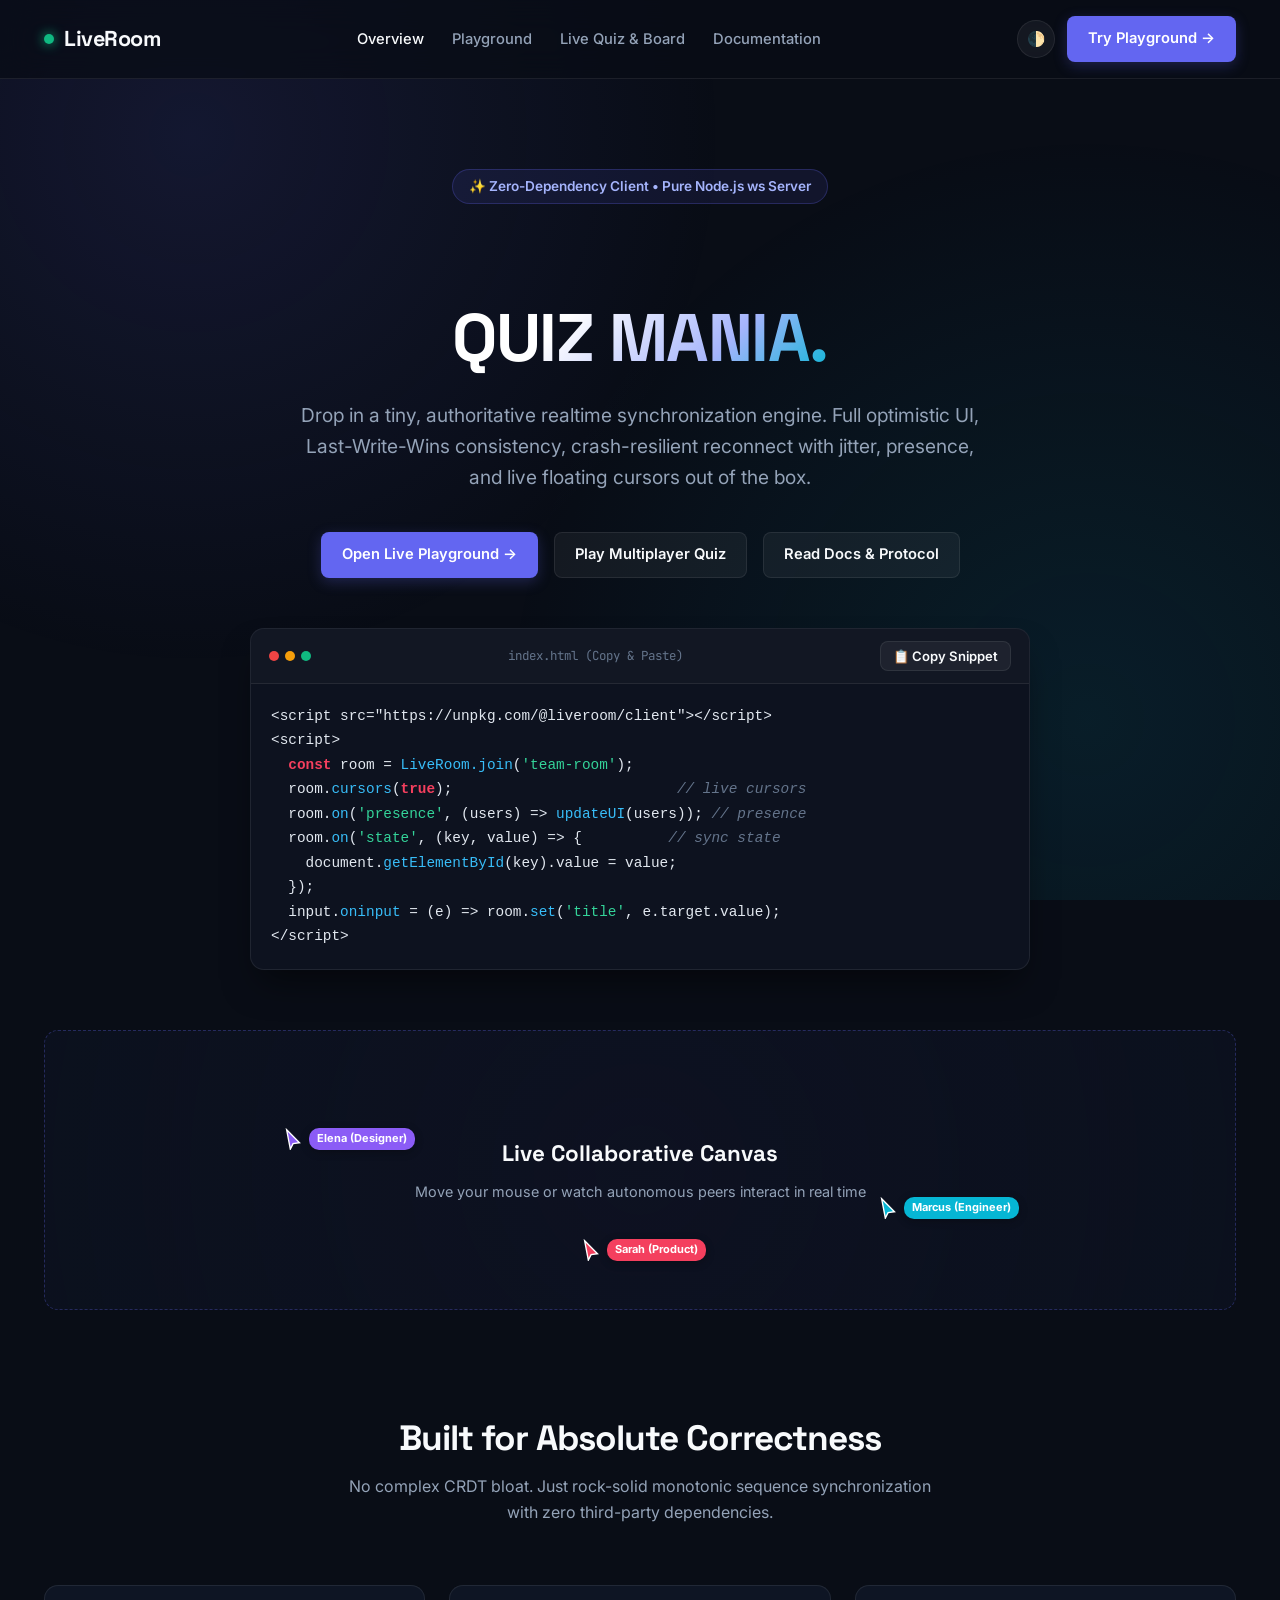
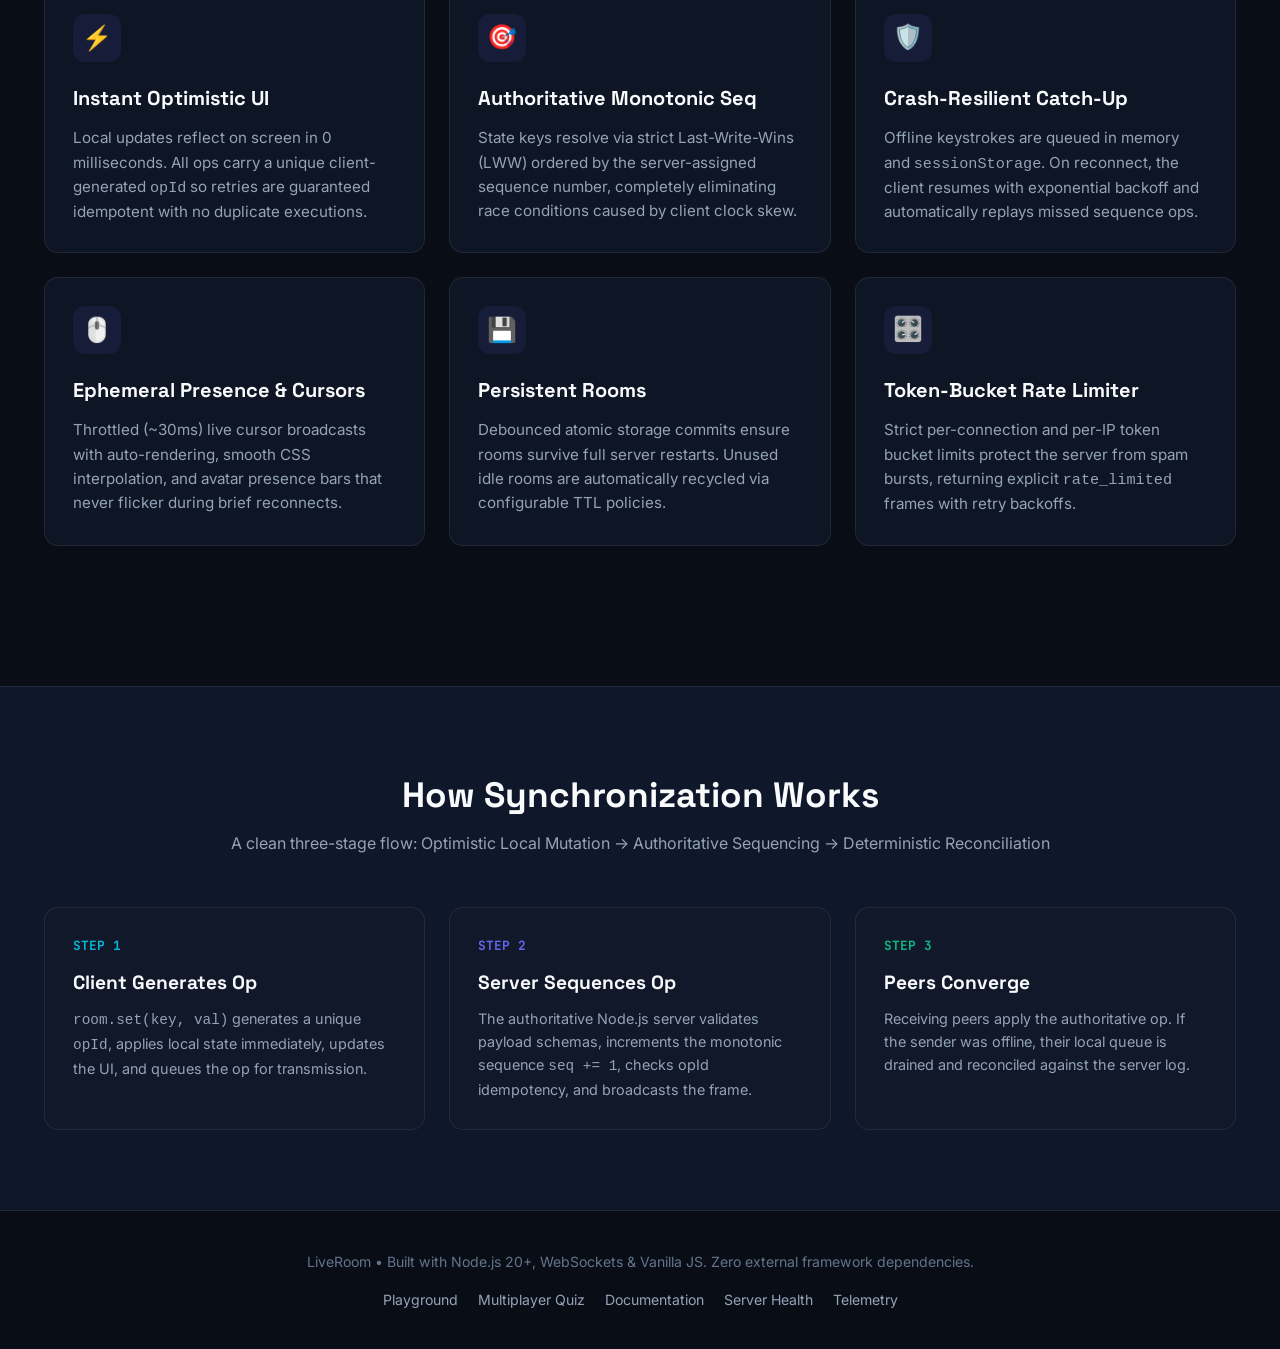
<file: index.html>
<!DOCTYPE html>
<html lang="en">
<head>
  <meta charset="UTF-8">
  <meta name="viewport" content="width=device-width, initial-scale=1.0">
  <title>LiveRoom - Realtime Multiplayer in ~10 Lines of Code</title>
  <link rel="preconnect" href="https://fonts.googleapis.com">
  <link rel="preconnect" href="https://fonts.gstatic.com" crossorigin>
  <link href="https://fonts.googleapis.com/css2?family=Inter:wght@400;500;600;700&family=JetBrains+Mono:wght@400;500;700&family=Space+Grotesk:wght@500;700;800&display=swap" rel="stylesheet">
  <link rel="icon" href="data:image/svg+xml,<svg xmlns='http://www.w3.org/2000/svg' viewBox='0 0 100 100'><text y='.9em' font-size='90'>⚡</text></svg>">

  <style>
    /* ==========================================================
       LiveRoom Modern Design System & Variables
       ========================================================== */
    :root {
      --bg-primary: #090d16;
      --bg-secondary: #0f172a;
      --bg-card: rgba(18, 26, 44, 0.7);
      --bg-card-hover: rgba(28, 38, 64, 0.8);
      --border-subtle: rgba(255, 255, 255, 0.08);
      --border-focus: rgba(99, 102, 241, 0.5);
      --text-main: #f8fafc;
      --text-muted: #94a3b8;
      --text-dim: #64748b;
      --accent: #6366f1;
      --accent-glow: rgba(99, 102, 241, 0.25);
      --accent-cyan: #06b6d4;
      --accent-emerald: #10b981;
      --accent-rose: #f43f5e;
      --accent-amber: #f59e0b;
      --font-display: 'Space Grotesk', -apple-system, sans-serif;
      --font-body: 'Inter', -apple-system, sans-serif;
      --font-mono: 'JetBrains Mono', monospace;
      --radius-sm: 8px;
      --radius-md: 14px;
      --radius-lg: 20px;
      --shadow-lg: 0 20px 35px -10px rgba(0, 0, 0, 0.5);
    }

    [data-theme="light"] {
      --bg-primary: #f8fafc;
      --bg-secondary: #f1f5f9;
      --bg-card: rgba(255, 255, 255, 0.9);
      --bg-card-hover: #ffffff;
      --border-subtle: rgba(0, 0, 0, 0.08);
      --border-focus: rgba(99, 102, 241, 0.6);
      --text-main: #0f172a;
      --text-muted: #475569;
      --text-dim: #94a3b8;
      --accent-glow: rgba(99, 102, 241, 0.15);
      --shadow-lg: 0 15px 30px -8px rgba(0, 0, 0, 0.1);
    }

    * {
      box-sizing: border-box;
      margin: 0;
      padding: 0;
    }

    body {
      background-color: var(--bg-primary);
      color: var(--text-main);
      font-family: var(--font-body);
      line-height: 1.6;
      min-height: 100vh;
      overflow-x: hidden;
      transition: background-color 0.3s ease, color 0.3s ease;
    }

    .bg-mesh {
      position: fixed;
      inset: 0;
      pointer-events: none;
      z-index: 0;
      background: 
        radial-gradient(circle at 15% 15%, rgba(99, 102, 241, 0.12) 0%, transparent 40%),
        radial-gradient(circle at 85% 80%, rgba(6, 182, 212, 0.1) 0%, transparent 45%);
    }

    .container {
      max-width: 1240px;
      margin: 0 auto;
      padding: 0 24px;
      position: relative;
      z-index: 1;
    }

    /* Navbar */
    .navbar {
      position: sticky;
      top: 0;
      z-index: 100;
      backdrop-filter: blur(16px);
      -webkit-backdrop-filter: blur(16px);
      background: rgba(9, 13, 22, 0.75);
      border-bottom: 1px solid var(--border-subtle);
      padding: 16px 0;
    }

    .nav-inner {
      display: flex;
      align-items: center;
      justify-content: space-between;
    }

    .brand {
      display: flex;
      align-items: center;
      gap: 10px;
      text-decoration: none;
      color: var(--text-main);
      font-family: var(--font-display);
      font-size: 1.35rem;
      font-weight: 800;
      letter-spacing: -0.5px;
    }

    .brand-dot {
      width: 10px;
      height: 10px;
      border-radius: 50%;
      background: var(--accent-emerald);
      box-shadow: 0 0 12px var(--accent-emerald);
      animation: pulse-dot 2s infinite ease-in-out;
    }

    @keyframes pulse-dot {
      0%, 100% { opacity: 1; transform: scale(1); }
      50% { opacity: 0.5; transform: scale(1.25); }
    }

    .nav-links {
      display: flex;
      align-items: center;
      gap: 28px;
      list-style: none;
    }

    .nav-links a {
      text-decoration: none;
      color: var(--text-muted);
      font-size: 0.92rem;
      font-weight: 500;
      transition: color 0.2s;
    }

    .nav-links a:hover, .nav-links a.active {
      color: var(--text-main);
    }

    .nav-actions {
      display: flex;
      align-items: center;
      gap: 12px;
    }

    /* Buttons */
    .btn {
      display: inline-flex;
      align-items: center;
      justify-content: center;
      gap: 8px;
      padding: 10px 20px;
      border-radius: var(--radius-sm);
      font-family: var(--font-body);
      font-size: 0.92rem;
      font-weight: 600;
      cursor: pointer;
      border: 1px solid transparent;
      transition: all 0.2s cubic-bezier(0.16, 1, 0.3, 1);
      text-decoration: none;
    }

    .btn-primary {
      background: var(--accent);
      color: #ffffff;
      box-shadow: 0 4px 14px var(--accent-glow);
    }

    .btn-primary:hover {
      background: #4f46e5;
      transform: translateY(-1px);
      box-shadow: 0 6px 20px var(--accent-glow);
    }

    .btn-secondary {
      background: rgba(255, 255, 255, 0.05);
      color: var(--text-main);
      border-color: var(--border-subtle);
    }

    .btn-secondary:hover {
      background: rgba(255, 255, 255, 0.1);
      border-color: rgba(255, 255, 255, 0.2);
    }

    .btn-sm {
      padding: 6px 12px;
      font-size: 0.82rem;
    }

    .btn-icon {
      width: 38px;
      height: 38px;
      padding: 0;
      border-radius: 50%;
      display: flex;
      align-items: center;
      justify-content: center;
    }

    /* Hero Section */
    .hero {
      padding: 90px 0 60px;
      text-align: center;
      position: relative;
    }

    .hero-tag {
      display: inline-flex;
      align-items: center;
      gap: 8px;
      padding: 6px 16px;
      border-radius: 999px;
      background: rgba(99, 102, 241, 0.1);
      border: 1px solid rgba(99, 102, 241, 0.25);
      color: #a5b4fc;
      font-size: 0.85rem;
      font-weight: 600;
      margin-bottom: 24px;
    }

    .hero-title {
      font-family: var(--font-display);
      font-size: clamp(2.5rem, 6vw, 4.2rem);
      font-weight: 800;
      line-height: 1.1;
      letter-spacing: -1.5px;
      margin-bottom: 24px;
    }

    .hero-gradient {
      background: linear-gradient(135deg, #ffffff 30%, #a5b4fc 70%, #06b6d4 100%);
      -webkit-background-clip: text;
      -webkit-text-fill-color: transparent;
    }

    .hero-subtitle {
      font-size: 1.2rem;
      color: var(--text-muted);
      max-width: 680px;
      margin: 0 auto 40px;
    }

    .hero-cta {
      display: flex;
      align-items: center;
      justify-content: center;
      gap: 16px;
      margin-bottom: 50px;
      flex-wrap: wrap;
    }

    /* Code Snippet Card */
    .code-card {
      background: #0d121f;
      border: 1px solid var(--border-subtle);
      border-radius: var(--radius-md);
      overflow: hidden;
      box-shadow: var(--shadow-lg);
      max-width: 780px;
      margin: 0 auto 60px;
      text-align: left;
    }

    .code-header {
      display: flex;
      align-items: center;
      justify-content: space-between;
      padding: 12px 18px;
      background: rgba(255, 255, 255, 0.02);
      border-bottom: 1px solid var(--border-subtle);
    }

    .code-dots {
      display: flex;
      gap: 6px;
    }

    .code-dot {
      width: 10px;
      height: 10px;
      border-radius: 50%;
    }
    .dot-red { background: #ef4444; }
    .dot-yellow { background: #f59e0b; }
    .dot-green { background: #10b981; }

    .code-title {
      font-family: var(--font-mono);
      font-size: 0.78rem;
      color: var(--text-dim);
    }

    .code-body {
      padding: 20px;
      font-family: var(--font-mono);
      font-size: 0.9rem;
      line-height: 1.7;
      overflow-x: auto;
      color: #e2e8f0;
    }

    .code-body pre {
      margin: 0;
    }

    .token-kw { color: #f43f5e; font-weight: 600; }
    .token-fn { color: #38bdf8; }
    .token-str { color: #34d399; }
    .token-cm { color: #64748b; font-style: italic; }

    /* Animated Floating Cursors Stage */
    .sim-stage {
      position: relative;
      width: 100%;
      height: 280px;
      background: radial-gradient(circle, rgba(99, 102, 241, 0.05) 0%, rgba(15, 23, 42, 0.4) 100%);
      border: 1px dashed rgba(99, 102, 241, 0.3);
      border-radius: var(--radius-md);
      margin-top: 30px;
      overflow: hidden;
      display: flex;
      align-items: center;
      justify-content: center;
    }

    .sim-cursor {
      position: absolute;
      pointer-events: none;
      display: flex;
      align-items: flex-start;
      transition: all 0.5s cubic-bezier(0.2, 0.8, 0.2, 1);
    }

    .sim-badge {
      color: #fff;
      font-size: 11px;
      font-weight: 700;
      padding: 2px 8px;
      border-radius: 10px;
      margin-left: 4px;
      box-shadow: 0 2px 8px rgba(0,0,0,0.3);
    }

    /* Feature Grid */
    .grid-3 {
      display: grid;
      grid-template-columns: repeat(auto-fit, minmax(320px, 1fr));
      gap: 24px;
      margin: 60px 0;
    }

    .card {
      background: var(--bg-card);
      border: 1px solid var(--border-subtle);
      border-radius: var(--radius-md);
      padding: 28px;
      backdrop-filter: blur(8px);
      transition: transform 0.2s, border-color 0.2s;
    }

    .card:hover {
      transform: translateY(-3px);
      border-color: var(--border-focus);
    }

    .card-icon {
      width: 48px;
      height: 48px;
      border-radius: 12px;
      background: rgba(99, 102, 241, 0.1);
      color: var(--accent);
      display: flex;
      align-items: center;
      justify-content: center;
      font-size: 1.5rem;
      margin-bottom: 20px;
    }

    .card-title {
      font-family: var(--font-display);
      font-size: 1.25rem;
      font-weight: 700;
      margin-bottom: 12px;
    }

    .card-desc {
      color: var(--text-muted);
      font-size: 0.95rem;
      line-height: 1.6;
    }

    /* Footer */
    footer {
      padding: 40px 0;
      text-align: center;
      color: var(--text-dim);
      font-size: 0.88rem;
    }

    @media (max-width: 768px) {
      .nav-links { display: none; }
      .hero-cta { flex-direction: column; }
      .grid-3 { grid-template-columns: 1fr; }
    }
  </style>
</head>
<body>
  <div class="bg-mesh"></div>

  <!-- Navigation -->
  <nav class="navbar">
    <div class="container nav-inner">
      <a href="/" class="brand">
        <span class="brand-dot"></span>
        LiveRoom
      </a>
      <ul class="nav-links">
        <li><a href="/" class="active">Overview</a></li>
        <li><a href="./playground.html">Playground</a></li>
        <li><a href="/web/demo.html">Live Quiz & Board</a></li>
        <li><a href="/web/docs.html">Documentation</a></li>
      </ul>
      <div class="nav-actions">
        <button class="btn btn-secondary btn-icon" id="theme-toggle" title="Toggle Theme">🌓</button>
        <a href="./playground.html" class="btn btn-primary">Try Playground →</a>
      </div>
    </div>
  </nav>

  <!-- Hero Section -->
  <header class="hero">
    <div class="container">
      <div class="hero-tag">
        <span>✨ Zero-Dependency Client • Pure Node.js ws Server</span>
      </div>
      <h1 class="hero-title">
         <br>
        <span class="hero-gradient">QUIZ MANIA.</span>
      </h1>
      <p class="hero-subtitle">
        Drop in a tiny, authoritative realtime synchronization engine.
        Full optimistic UI, Last-Write-Wins consistency, crash-resilient reconnect with jitter,
        presence, and live floating cursors out of the box.
      </p>

      <div class="hero-cta">
        <a href="/web/playground.html" class="btn btn-primary">Open Live Playground →</a>
        <a href="/web/demo.html" class="btn btn-secondary">Play Multiplayer Quiz</a>
        <a href="/web/docs.html" class="btn btn-secondary">Read Docs & Protocol</a>
      </div>

      <!-- 10-Line Integration Code Snippet -->
      <div class="code-card">
        <div class="code-header">
          <div class="code-dots">
            <span class="code-dot dot-red"></span>
            <span class="code-dot dot-yellow"></span>
            <span class="code-dot dot-green"></span>
          </div>
          <span class="code-title">index.html (Copy & Paste)</span>
          <button class="btn btn-secondary btn-sm" id="btn-copy-code">📋 Copy Snippet</button>
        </div>
        <div class="code-body">
<pre><code id="snippet-code">&lt;script src="https://unpkg.com/@liveroom/client"&gt;&lt;/script&gt;
&lt;script&gt;
  <span class="token-kw">const</span> room = <span class="token-fn">LiveRoom.join</span>(<span class="token-str">'team-room'</span>);
  room.<span class="token-fn">cursors</span>(<span class="token-kw">true</span>);                          <span class="token-cm">// live cursors</span>
  room.<span class="token-fn">on</span>(<span class="token-str">'presence'</span>, (users) =&gt; <span class="token-fn">updateUI</span>(users)); <span class="token-cm">// presence</span>
  room.<span class="token-fn">on</span>(<span class="token-str">'state'</span>, (key, value) =&gt; {          <span class="token-cm">// sync state</span>
    document.<span class="token-fn">getElementById</span>(key).value = value;
  });
  input.<span class="token-fn">oninput</span> = (e) =&gt; room.<span class="token-fn">set</span>(<span class="token-str">'title'</span>, e.target.value);
&lt;/script&gt;</code></pre>
        </div>
      </div>

      <!-- Simulated Floating Cursors Stage -->
      <div class="sim-stage" id="hero-stage">
        <div style="text-align:center;pointer-events:none;">
          <h3 style="font-family:var(--font-display);font-size:1.4rem;margin-bottom:8px;">Live Collaborative Canvas</h3>
          <p style="color:var(--text-muted);font-size:0.9rem;">Move your mouse or watch autonomous peers interact in real time</p>
        </div>
        <!-- Peer Cursor 1 -->
        <div class="sim-cursor" id="c1" style="left: 20%; top: 35%;">
          <svg width="22" height="22" viewBox="0 0 24 24" fill="#8b5cf6" stroke="#fff" stroke-width="1.5"><path d="M4 2L18 16L11 17L8 23L4 2Z"/></svg>
          <span class="sim-badge" style="background:#8b5cf6;">Elena (Designer)</span>
        </div>
        <!-- Peer Cursor 2 -->
        <div class="sim-cursor" id="c2" style="left: 70%; top: 60%;">
          <svg width="22" height="22" viewBox="0 0 24 24" fill="#06b6d4" stroke="#fff" stroke-width="1.5"><path d="M4 2L18 16L11 17L8 23L4 2Z"/></svg>
          <span class="sim-badge" style="background:#06b6d4;">Marcus (Engineer)</span>
        </div>
        <!-- Peer Cursor 3 -->
        <div class="sim-cursor" id="c3" style="left: 45%; top: 75%;">
          <svg width="22" height="22" viewBox="0 0 24 24" fill="#f43f5e" stroke="#fff" stroke-width="1.5"><path d="M4 2L18 16L11 17L8 23L4 2Z"/></svg>
          <span class="sim-badge" style="background:#f43f5e;">Sarah (Product)</span>
        </div>
      </div>
    </div>
  </header>

  <!-- Feature Highlights -->
  <section class="container" style="padding: 40px 24px 80px;">
    <div style="text-align:center;margin-bottom:40px;">
      <h2 style="font-family:var(--font-display);font-size:2.2rem;font-weight:800;letter-spacing:-1px;">Built for Absolute Correctness</h2>
      <p style="color:var(--text-muted);max-width:600px;margin:8px auto 0;">No complex CRDT bloat. Just rock-solid monotonic sequence synchronization with zero third-party dependencies.</p>
    </div>

    <div class="grid-3">
      <div class="card">
        <div class="card-icon">⚡</div>
        <h3 class="card-title">Instant Optimistic UI</h3>
        <p class="card-desc">Local updates reflect on screen in 0 milliseconds. All ops carry a unique client-generated <code>opId</code> so retries are guaranteed idempotent with no duplicate executions.</p>
      </div>

      <div class="card">
        <div class="card-icon">🎯</div>
        <h3 class="card-title">Authoritative Monotonic Seq</h3>
        <p class="card-desc">State keys resolve via strict Last-Write-Wins (LWW) ordered by the server-assigned sequence number, completely eliminating race conditions caused by client clock skew.</p>
      </div>

      <div class="card">
        <div class="card-icon">🛡️</div>
        <h3 class="card-title">Crash-Resilient Catch-Up</h3>
        <p class="card-desc">Offline keystrokes are queued in memory and <code>sessionStorage</code>. On reconnect, the client resumes with exponential backoff and automatically replays missed sequence ops.</p>
      </div>

      <div class="card">
        <div class="card-icon">🖱️</div>
        <h3 class="card-title">Ephemeral Presence & Cursors</h3>
        <p class="card-desc">Throttled (~30ms) live cursor broadcasts with auto-rendering, smooth CSS interpolation, and avatar presence bars that never flicker during brief reconnects.</p>
      </div>

      <div class="card">
        <div class="card-icon">💾</div>
        <h3 class="card-title">Persistent Rooms</h3>
        <p class="card-desc">Debounced atomic storage commits ensure rooms survive full server restarts. Unused idle rooms are automatically recycled via configurable TTL policies.</p>
      </div>

      <div class="card">
        <div class="card-icon">🎛️</div>
        <h3 class="card-title">Token-Bucket Rate Limiter</h3>
        <p class="card-desc">Strict per-connection and per-IP token bucket limits protect the server from spam bursts, returning explicit <code>rate_limited</code> frames with retry backoffs.</p>
      </div>
    </div>
  </section>

  <!-- How It Works Section -->
  <section style="background:var(--bg-secondary);padding:80px 0;border-top:1px solid var(--border-subtle);border-bottom:1px solid var(--border-subtle);">
    <div class="container">
      <div style="text-align:center;margin-bottom:50px;">
        <h2 style="font-family:var(--font-display);font-size:2.2rem;font-weight:800;">How Synchronization Works</h2>
        <p style="color:var(--text-muted);margin-top:8px;">A clean three-stage flow: Optimistic Local Mutation → Authoritative Sequencing → Deterministic Reconciliation</p>
      </div>

      <div style="display:grid;grid-template-columns:repeat(auto-fit, minmax(280px, 1fr));gap:24px;">
        <div class="card">
          <div style="font-family:var(--font-mono);font-size:0.8rem;color:var(--accent-cyan);font-weight:700;margin-bottom:12px;">STEP 1</div>
          <h4 style="font-family:var(--font-display);font-size:1.2rem;margin-bottom:8px;">Client Generates Op</h4>
          <p style="color:var(--text-muted);font-size:0.9rem;"><code>room.set(key, val)</code> generates a unique <code>opId</code>, applies local state immediately, updates the UI, and queues the op for transmission.</p>
        </div>
        <div class="card">
          <div style="font-family:var(--font-mono);font-size:0.8rem;color:var(--accent);font-weight:700;margin-bottom:12px;">STEP 2</div>
          <h4 style="font-family:var(--font-display);font-size:1.2rem;margin-bottom:8px;">Server Sequences Op</h4>
          <p style="color:var(--text-muted);font-size:0.9rem;">The authoritative Node.js server validates payload schemas, increments the monotonic sequence <code>seq += 1</code>, checks opId idempotency, and broadcasts the frame.</p>
        </div>
        <div class="card">
          <div style="font-family:var(--font-mono);font-size:0.8rem;color:var(--accent-emerald);font-weight:700;margin-bottom:12px;">STEP 3</div>
          <h4 style="font-family:var(--font-display);font-size:1.2rem;margin-bottom:8px;">Peers Converge</h4>
          <p style="color:var(--text-muted);font-size:0.9rem;">Receiving peers apply the authoritative op. If the sender was offline, their local queue is drained and reconciled against the server log.</p>
        </div>
      </div>
    </div>
  </section>

  <!-- Footer -->
  <footer>
    <div class="container">
      <p>LiveRoom • Built with Node.js 20+, WebSockets & Vanilla JS. Zero external framework dependencies.</p>
      <div style="display:flex;justify-content:center;gap:20px;margin-top:16px;">
        <a href="/web/playground.html" style="color:var(--text-muted);text-decoration:none;">Playground</a>
        <a href="/web/demo.html" style="color:var(--text-muted);text-decoration:none;">Multiplayer Quiz</a>
        <a href="/web/docs.html" style="color:var(--text-muted);text-decoration:none;">Documentation</a>
        <a href="/health" style="color:var(--text-muted);text-decoration:none;">Server Health</a>
        <a href="/metrics" style="color:var(--text-muted);text-decoration:none;">Telemetry</a>
      </div>
    </div>
  </footer>

  <script>
    // Copy Snippet Button with visual feedback
    document.getElementById('btn-copy-code').onclick = () => {
      const text = document.getElementById('snippet-code').innerText;
      navigator.clipboard.writeText(text);
      const btn = document.getElementById('btn-copy-code');
      btn.textContent = '✓ Copied!';
      setTimeout(() => btn.textContent = '📋 Copy Snippet', 2000);
    };

    // Dark / Light Theme Toggle
    const themeBtn = document.getElementById('theme-toggle');
    themeBtn.onclick = () => {
      const current = document.documentElement.getAttribute('data-theme');
      const next = current === 'light' ? 'dark' : 'light';
      document.documentElement.setAttribute('data-theme', next);
    };

    // Autonomous Simulated Cursor Animations on Hero
    const c1 = document.getElementById('c1');
    const c2 = document.getElementById('c2');
    const c3 = document.getElementById('c3');

    function animateSimCursor(el, minX, maxX, minY, maxY) {
      setInterval(() => {
        const x = minX + Math.random() * (maxX - minX);
        const y = minY + Math.random() * (maxY - minY);
        el.style.left = `${x}%`;
        el.style.top = `${y}%`;
      }, 2500 + Math.random() * 1500);
    }

    animateSimCursor(c1, 10, 45, 20, 80);
    animateSimCursor(c2, 50, 85, 25, 75);
    animateSimCursor(c3, 30, 70, 40, 85);
  </script>
</body>
</html>
</file>
